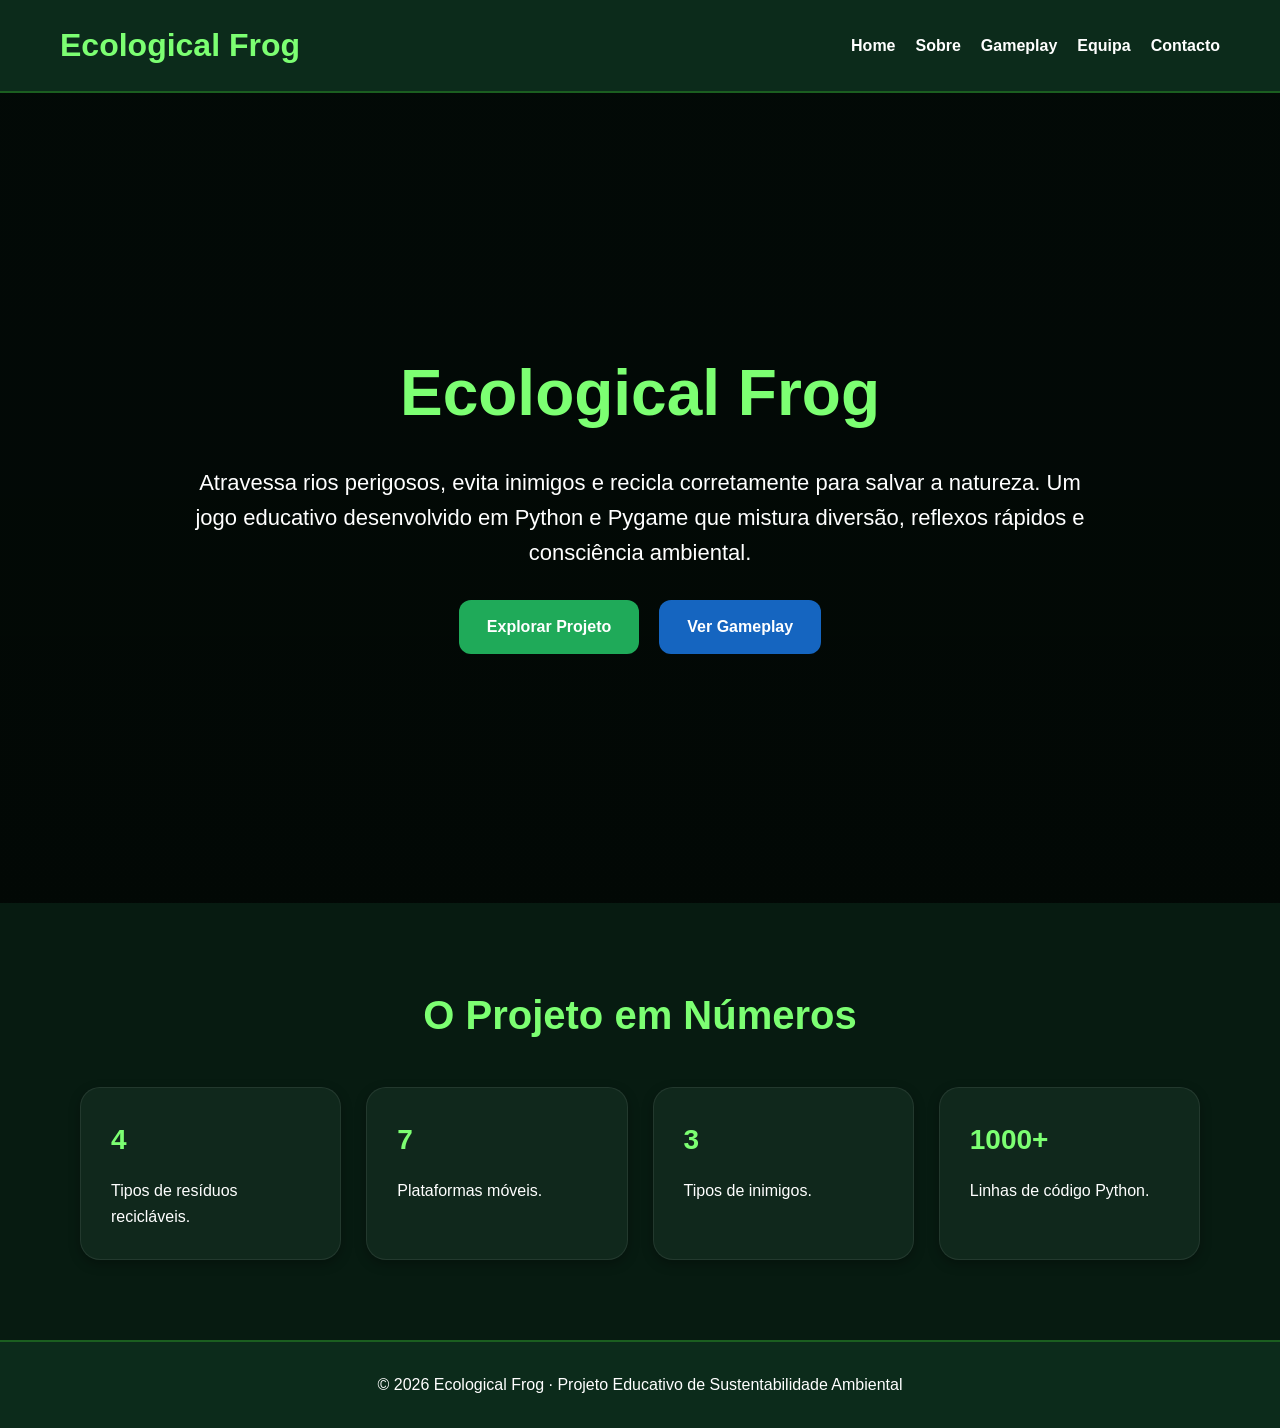
<file: index.html>
<!DOCTYPE html>
<html lang="pt">
<head>
<meta charset="UTF-8">
<meta name="viewport" content="width=device-width, initial-scale=1.0">

<meta name="description" content="Ecological Frog é um jogo educativo desenvolvido em Python e Pygame focado em reciclagem e sustentabilidade ambiental.">

<title>Ecological Frog</title>

<link rel="icon" type="image/png" href="assets/icon.png">

<link rel="stylesheet" href="style.css">
</head>

<body>

<header>

  <div class="logo-area">
    <h1>Ecological Frog</h1>
  </div>

  <nav>
    <a href="index.html">Home</a>
    <a href="sobre.html">Sobre</a>
    <a href="gameplay.html">Gameplay</a>
    <a href="equipa.html">Equipa</a>
    <a href="contacto.html">Contacto</a>
  </nav>

</header>

<section class="hero">

  <div class="hero-content">

    <h2>Ecological Frog</h2>

    <p>
      Atravessa rios perigosos, evita inimigos e recicla corretamente para salvar a natureza.
      Um jogo educativo desenvolvido em Python e Pygame que mistura diversão,
      reflexos rápidos e consciência ambiental.
    </p>

    <div class="hero-buttons">

      <a href="sobre.html" class="btn">
        Explorar Projeto
      </a>

      <a href="gameplay.html" class="btn secondary">
        Ver Gameplay
      </a>

    </div>

  </div>

</section>

<section class="section">

  <h2>O Projeto em Números</h2>

  <div class="cards">

    <div class="card">
      <h3>4</h3>
      <p>Tipos de resíduos recicláveis.</p>
    </div>

    <div class="card">
      <h3>7</h3>
      <p>Plataformas móveis.</p>
    </div>

    <div class="card">
      <h3>3</h3>
      <p>Tipos de inimigos.</p>
    </div>

    <div class="card">
      <h3>1000+</h3>
      <p>Linhas de código Python.</p>
    </div>

  </div>

</section>

<footer>
  <p>
    © 2026 Ecological Frog · Projeto Educativo de Sustentabilidade Ambiental
  </p>
</footer>

</body>
</html>
</file>
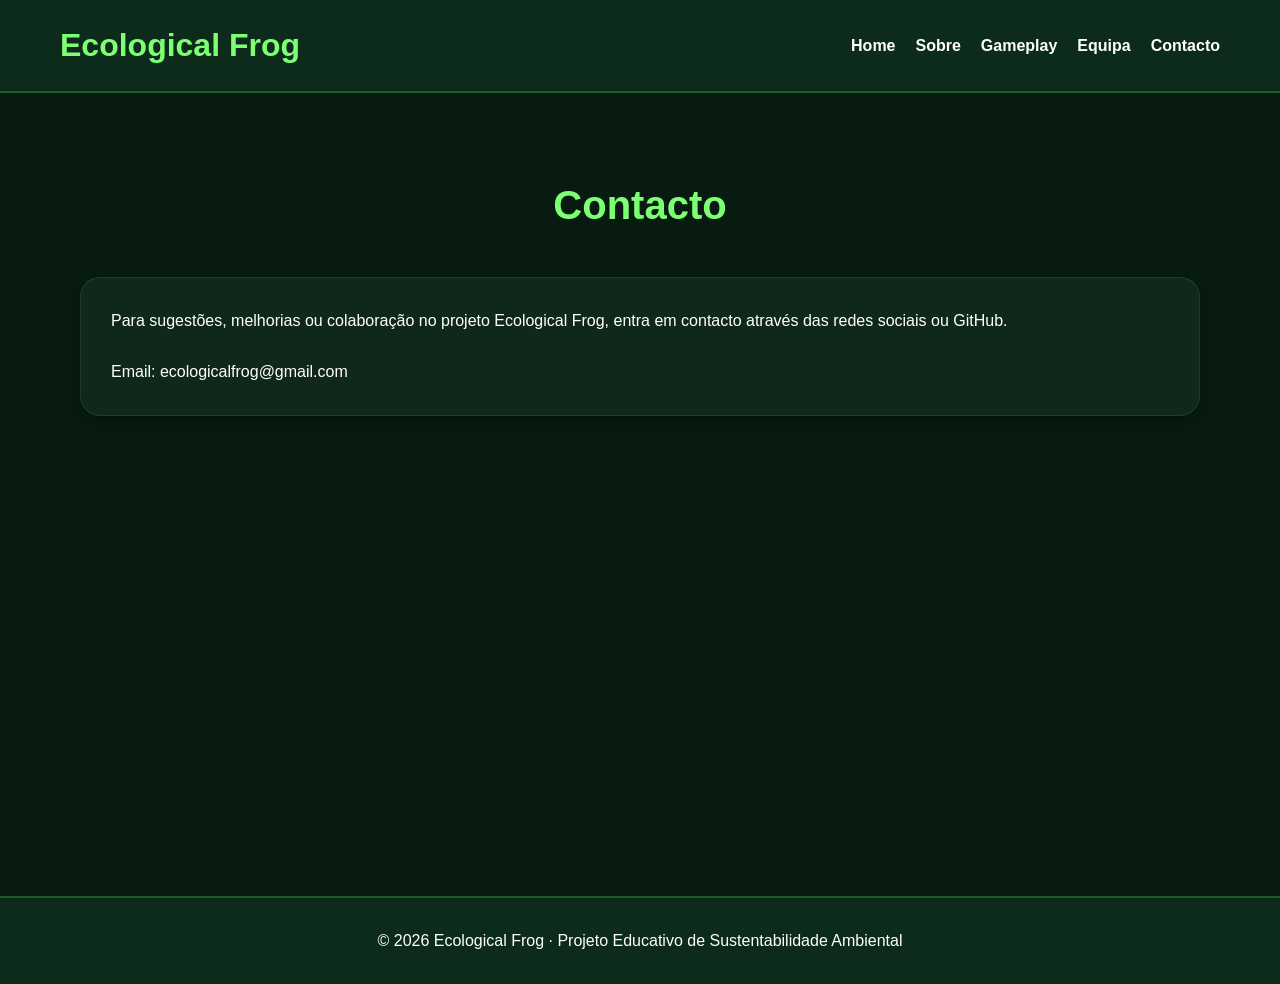
<file: contacto.html>
<!DOCTYPE html>
<html lang="pt">
<head>
<meta charset="UTF-8">
<meta name="viewport" content="width=device-width, initial-scale=1.0">

<meta name="description" content="Ecological Frog é um jogo educativo desenvolvido em Python e Pygame focado em reciclagem e sustentabilidade ambiental.">

<title>Contacto | Ecological Frog</title>

<link rel="stylesheet" href="style.css">

<link rel="icon" type="image/png" href="assets/icon.png">
</head>

<body class="contacto-page">

<header>

  <div class="logo-area">
    <h1>Ecological Frog</h1>
  </div>

  <nav>
    <a href="index.html">Home</a>
    <a href="sobre.html">Sobre</a>
    <a href="gameplay.html">Gameplay</a>
    <a href="equipa.html">Equipa</a>
    <a href="contacto.html">Contacto</a>
  </nav>

</header>

<section class="section">

<h2>Contacto</h2>

<div class="card">

<p>
Para sugestões, melhorias ou colaboração no projeto Ecological Frog,
entra em contacto através das redes sociais ou GitHub.
</p>

<br>

<p>Email: ecologicalfrog@gmail.com</p>

</div>

</section>
<div style="height:400px;"></div>
<footer>
<p>
© 2026 Ecological Frog · Projeto Educativo de Sustentabilidade Ambiental
</p>
</footer>

</body>
</html>
</file>
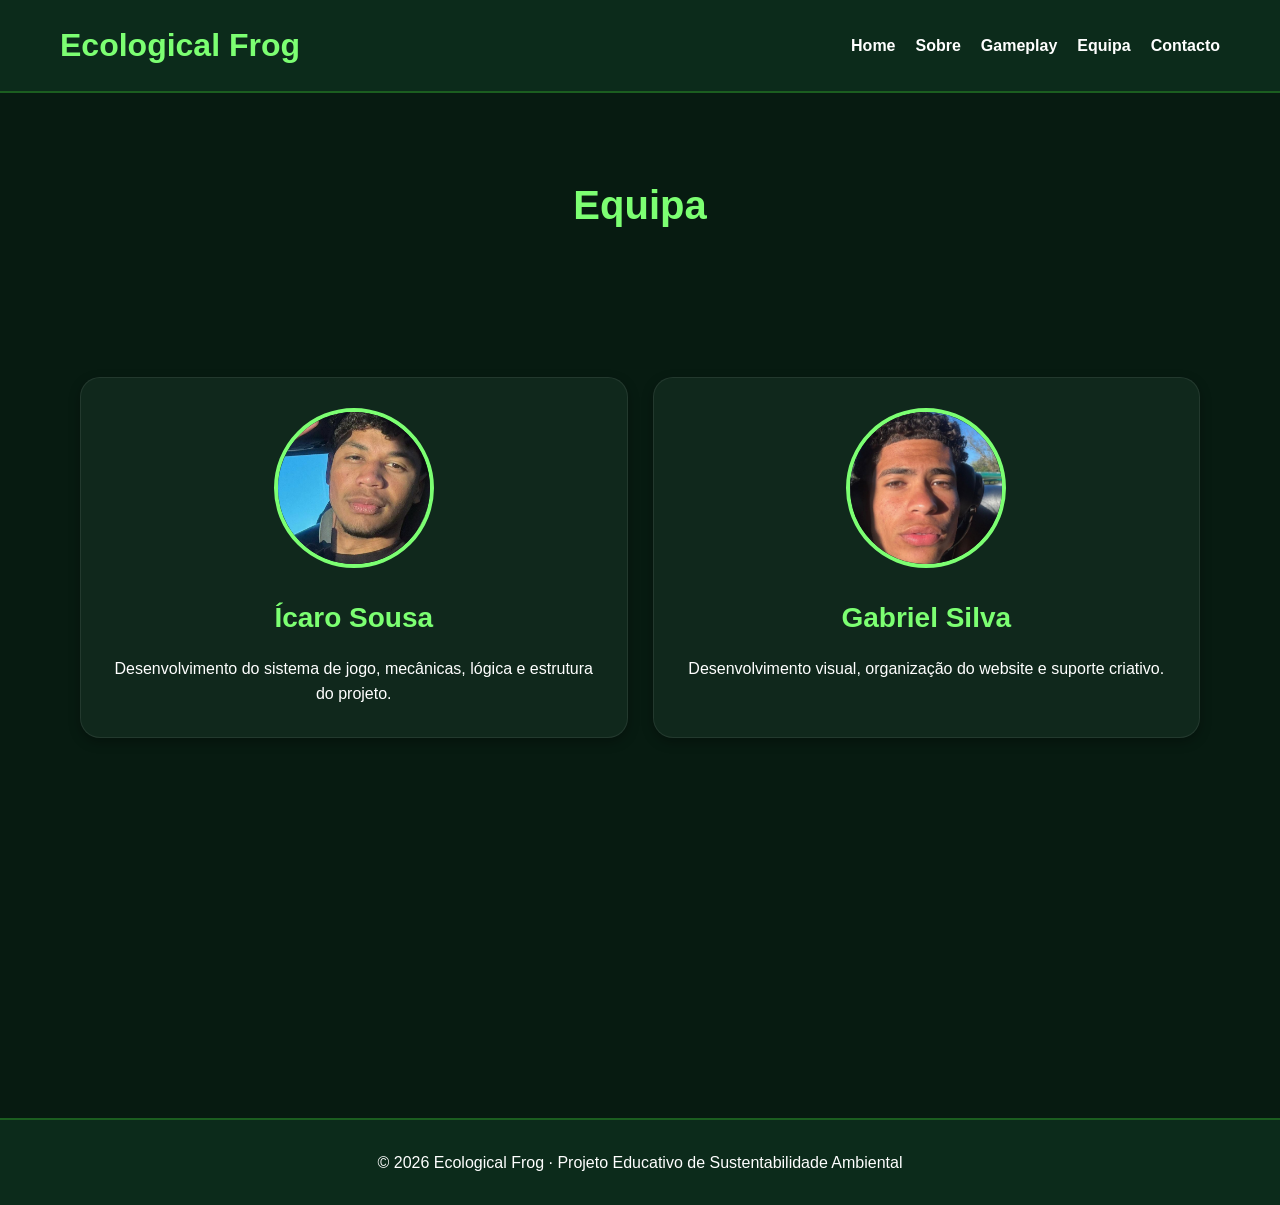
<file: equipa.html>
<!DOCTYPE html>
<html lang="pt">
<head>
<meta charset="UTF-8">
<meta name="viewport" content="width=device-width, initial-scale=1.0">

<meta name="description" content="Ecological Frog é um jogo educativo desenvolvido em Python e Pygame focado em reciclagem e sustentabilidade ambiental.">

<title>Equipa | Ecological Frog</title>

<link rel="stylesheet" href="style.css">

<link rel="icon" type="image/png" href="assets/icon.png">
</head>

<body class="equipa-page">

<header>

  <div class="logo-area">
    <h1>Ecological Frog</h1>
  </div>

  <nav>
    <a href="index.html">Home</a>
    <a href="sobre.html">Sobre</a>
    <a href="gameplay.html">Gameplay</a>
    <a href="equipa.html">Equipa</a>
    <a href="contacto.html">Contacto</a>
  </nav>

</header>

<section class="section">

<h2>Equipa</h2>
<div style="height:100px;"></div>
<div class="cards">

<div class="card creator-card">

<img src="assets/icaro.jpg" alt="Ícaro Sousa" class="creator-img">

<h3>Ícaro Sousa</h3>

<p>
Desenvolvimento do sistema de jogo,
mecânicas, lógica e estrutura do projeto.
</p>

</div>

<div class="card creator-card">

<img src="assets/gabriel.jpg" alt="Gabriel Silva" class="creator-img">

<h3>Gabriel Silva</h3>

<p>
Desenvolvimento visual,
organização do website e suporte criativo.
</p>

</div>

</div>

</section>

<div style="height:300px;"></div>
<footer>
<p>
© 2026 Ecological Frog · Projeto Educativo de Sustentabilidade Ambiental
</p>
</footer>

</body>
</html>
</file>
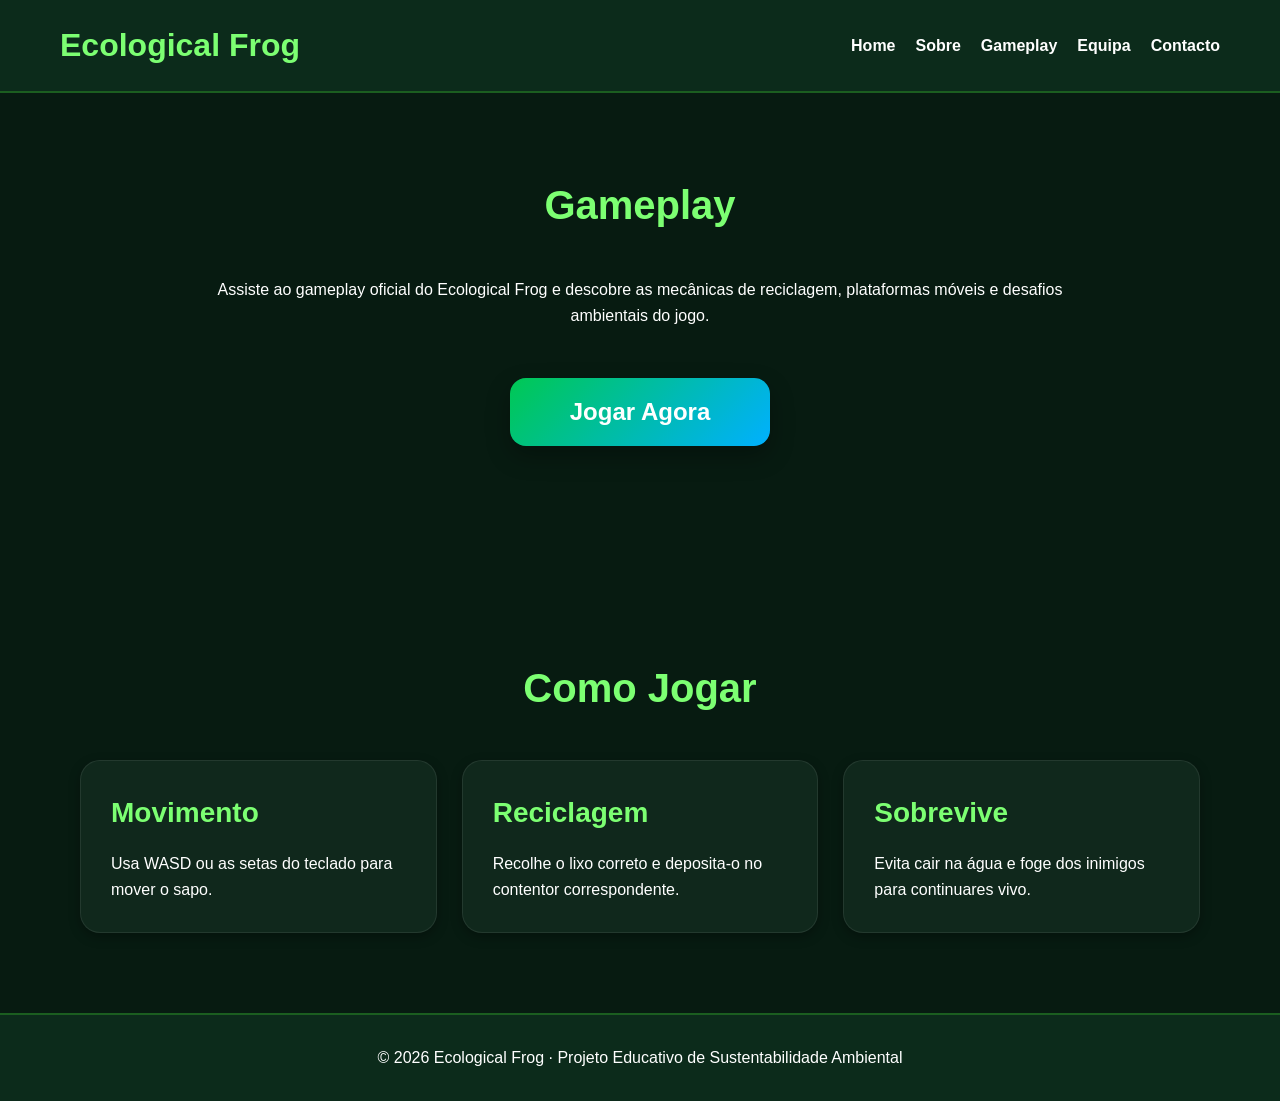
<file: gameplay.html>
<!DOCTYPE html>
<html lang="pt">
<head>
<meta charset="UTF-8">
<meta name="viewport" content="width=device-width, initial-scale=1.0">

<meta name="description" content="Ecological Frog é um jogo educativo desenvolvido em Python e Pygame focado em reciclagem e sustentabilidade ambiental.">

<title>Gameplay | Ecological Frog</title>

<link rel="stylesheet" href="style.css">

<link rel="icon" type="image/png" href="assets/icon.png">
</head>

<body>

<header>

  <div class="logo-area">
    <h1>Ecological Frog</h1>
  </div>

  <nav>
    <a href="index.html">Home</a>
    <a href="sobre.html">Sobre</a>
    <a href="gameplay.html">Gameplay</a>
    <a href="equipa.html">Equipa</a>
    <a href="contacto.html">Contacto</a>
  </nav>

</header>

<section class="section">

<h2>Gameplay</h2>

<p style="text-align:center; max-width:900px; margin:auto;">
Assiste ao gameplay oficial do Ecological Frog e descobre as mecânicas
de reciclagem, plataformas móveis e desafios ambientais do jogo.
</p>

<button class="play-button" onclick="window.location.href='web/index.html'">
    Jogar Agora
</button>

</section>

<section class="section">

<h2>Como Jogar</h2>

<div class="cards">

<div class="card">
<h3>Movimento</h3>
<p>Usa WASD ou as setas do teclado para mover o sapo.</p>
</div>

<div class="card">
<h3>Reciclagem</h3>
<p>Recolhe o lixo correto e deposita-o no contentor correspondente.</p>
</div>

<div class="card">
<h3>Sobrevive</h3>
<p>Evita cair na água e foge dos inimigos para continuares vivo.</p>
</div>

</div>

</section>

<footer>
<p>
© 2026 Ecological Frog · Projeto Educativo de Sustentabilidade Ambiental
</p>
</footer>

</body>
</html>
</file>
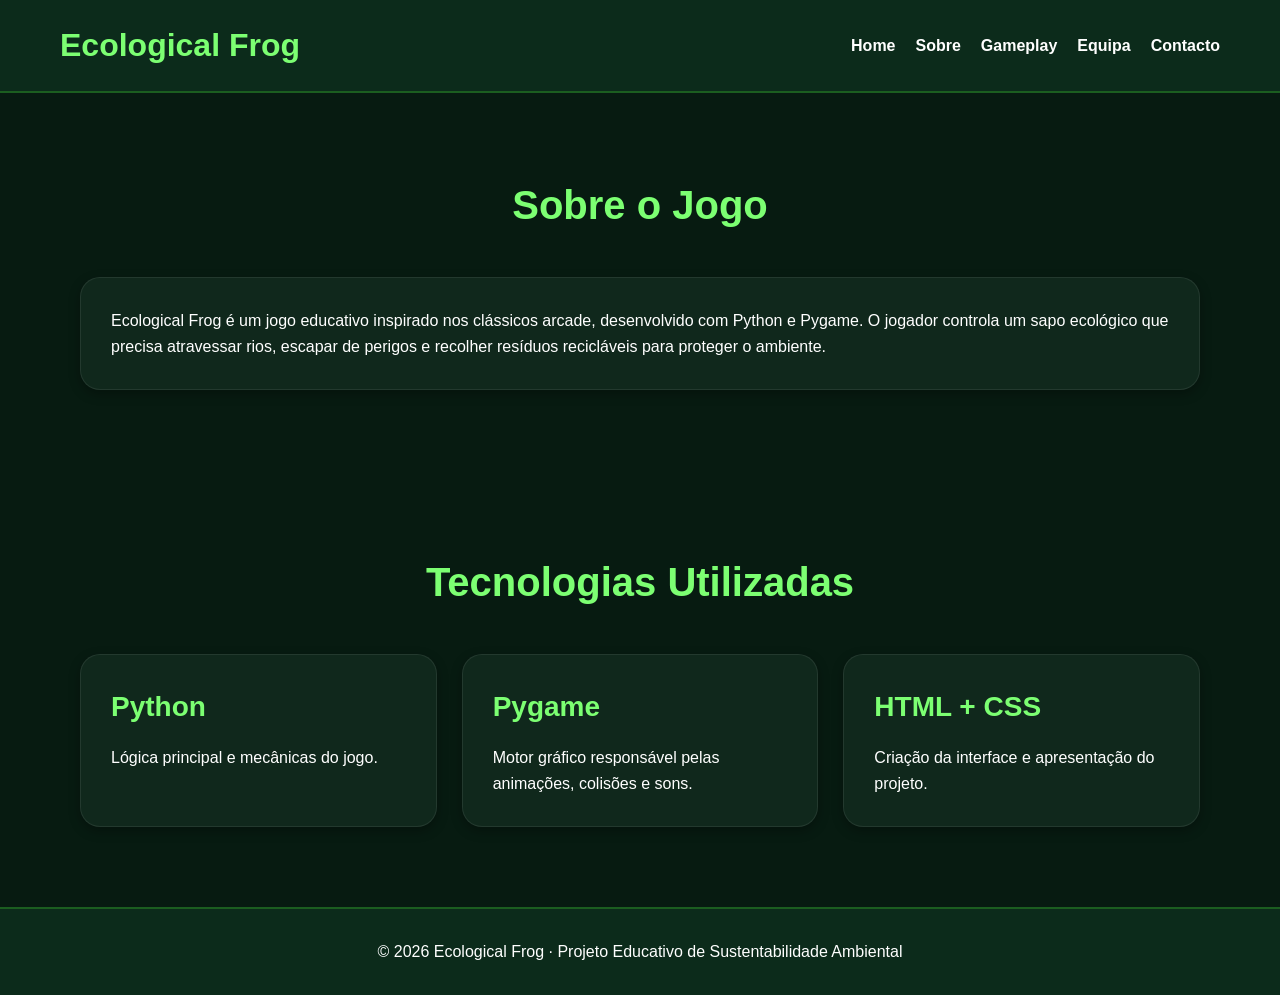
<file: sobre.html>
<!DOCTYPE html>
<html lang="pt">
<head>
<meta charset="UTF-8">
<meta name="viewport" content="width=device-width, initial-scale=1.0">

<meta name="description" content="Ecological Frog é um jogo educativo desenvolvido em Python e Pygame focado em reciclagem e sustentabilidade ambiental.">

<title>Sobre | Ecological Frog</title>

<link rel="stylesheet" href="style.css">

<link rel="icon" type="image/png" href="assets/icon.png">
</head>

<body>

<header>

  <div class="logo-area">
    <h1>Ecological Frog</h1>
  </div>

  <nav>
    <a href="index.html">Home</a>
    <a href="sobre.html">Sobre</a>
    <a href="gameplay.html">Gameplay</a>
    <a href="equipa.html">Equipa</a>
    <a href="contacto.html">Contacto</a>
  </nav>

</header>

<section class="section">

<h2>Sobre o Jogo</h2>

<div class="card">

<p>
Ecological Frog é um jogo educativo inspirado nos clássicos arcade,
desenvolvido com Python e Pygame.
O jogador controla um sapo ecológico que precisa atravessar rios,
escapar de perigos e recolher resíduos recicláveis para proteger o ambiente.
</p>

</div>

</section>

<section class="section">

<h2>Tecnologias Utilizadas</h2>

<div class="cards">

<div class="card">
<h3>Python</h3>
<p>Lógica principal e mecânicas do jogo.</p>
</div>

<div class="card">
<h3>Pygame</h3>
<p>Motor gráfico responsável pelas animações, colisões e sons.</p>
</div>

<div class="card">
<h3>HTML + CSS</h3>
<p>Criação da interface e apresentação do projeto.</p>
</div>

</div>

</section>

<footer>
<p>
© 2026 Ecological Frog · Projeto Educativo de Sustentabilidade Ambiental
</p>
</footer>

</body>
</html>
</file>
<file: style.css>
*{
  margin:0;
  padding:0;
  box-sizing:border-box;
}

body{
  font-family:Arial, sans-serif;
  background:#071b11;
  color:white;
  line-height:1.6;
}

header{
  display:flex;
  justify-content:space-between;
  align-items:center;
  padding:20px 60px;
  background:#0c2b1b;
  position:sticky;
  top:0;
  z-index:999;
  border-bottom:2px solid #1b5e20;
}

.logo-area h1{
  color:#7CFF72;
}

nav{
  display:flex;
  gap:20px;
  flex-wrap:wrap;
}

nav a{
  color:white;
  text-decoration:none;
  font-weight:bold;
  transition:0.3s;
}

nav a:hover{
  color:#7CFF72;
}

.hero{
  min-height:90vh;
  display:flex;
  align-items:center;
  justify-content:center;
  text-align:center;
  padding:40px;
  background:linear-gradient(rgba(0,0,0,0.65), rgba(0,0,0,0.7));
}

.hero-content{
  max-width:900px;
}

.hero-content h2{
  font-size:64px;
  margin-bottom:20px;
  color:#7CFF72;
  animation:fadeIn 1s ease;
}

.hero-content p{
  font-size:22px;
  margin-bottom:30px;
  animation:fadeIn 1.5s ease;
}

.hero-buttons{
  display:flex;
  justify-content:center;
  gap:20px;
  flex-wrap:wrap;
}

.btn{
  background:#1faa59;
  color:white;
  padding:14px 28px;
  border-radius:12px;
  text-decoration:none;
  font-weight:bold;
  transition:0.3s;
}

.btn:hover{
  transform:translateY(-4px);
  background:#27d36c;
}

.secondary{
  background:#1565c0;
}

.section{
  padding:80px 40px;
  max-width:1200px;
  margin:auto;
}

.section h2{
  text-align:center;
  margin-bottom:40px;
  font-size:40px;
  color:#7CFF72;
}

.cards{
  display:grid;
  grid-template-columns:repeat(auto-fit, minmax(240px,1fr));
  gap:25px;
}

.card{
  background:#10281c;
  padding:30px;
  border-radius:20px;
  border:1px solid rgba(255,255,255,0.08);
  transition:0.4s ease;
  box-shadow:0 4px 12px rgba(0,0,0,0.3);
}

.card:hover{
  transform:translateY(-10px) scale(1.02);
}

.card h3{
  color:#7CFF72;
  margin-bottom:15px;
  font-size:28px;
}

.video-container{
  width:100%;
  max-width:900px;
  margin:40px auto;
  border-radius:20px;
  overflow:hidden;
  box-shadow:0 0 20px rgba(0,0,0,0.5);
}

video{
  width:100%;
  display:block;
}

footer{
  text-align:center;
  padding:30px;
  background:#0c2b1b;
  margin-top:60px;
  border-top:2px solid #1b5e20;
}

@keyframes fadeIn{
  from{
    opacity:0;
    transform:translateY(30px);
  }

  to{
    opacity:1;
    transform:translateY(0);
  }
}

@media(max-width:768px){

  header{
    flex-direction:column;
    gap:20px;
    padding:20px;
  }

  .hero-content h2{
    font-size:42px;
  }

  .hero-content p{
    font-size:18px;
  }
}

footer{
  margin-top:auto;
}

.equipa-page,
.contacto-page{
  min-height:70vh;
}

.creator-card{
  text-align:center;
}

.creator-img{
  width:160px;
  height:160px;

  object-fit:cover;

  border-radius:50%;

  border:4px solid #7CFF72;

  margin-bottom:20px;

  transition:0.4s;
}

.creator-img:hover{
  transform:scale(1.05);
}

.play-button {
    display: block;
    margin: 50px auto;
    padding: 20px 60px;

    font-size: 24px;
    font-weight: bold;

    color: white;
    background: linear-gradient(135deg, #00c853, #00b0ff);

    border: none;
    border-radius: 16px;

    cursor: pointer;

    box-shadow: 0 10px 25px rgba(0,0,0,0.3);

    transition: 0.25s ease;
}

.play-button:hover {
    transform: scale(1.1);
    box-shadow: 0 15px 35px rgba(0,0,0,0.4);
}
</file>
